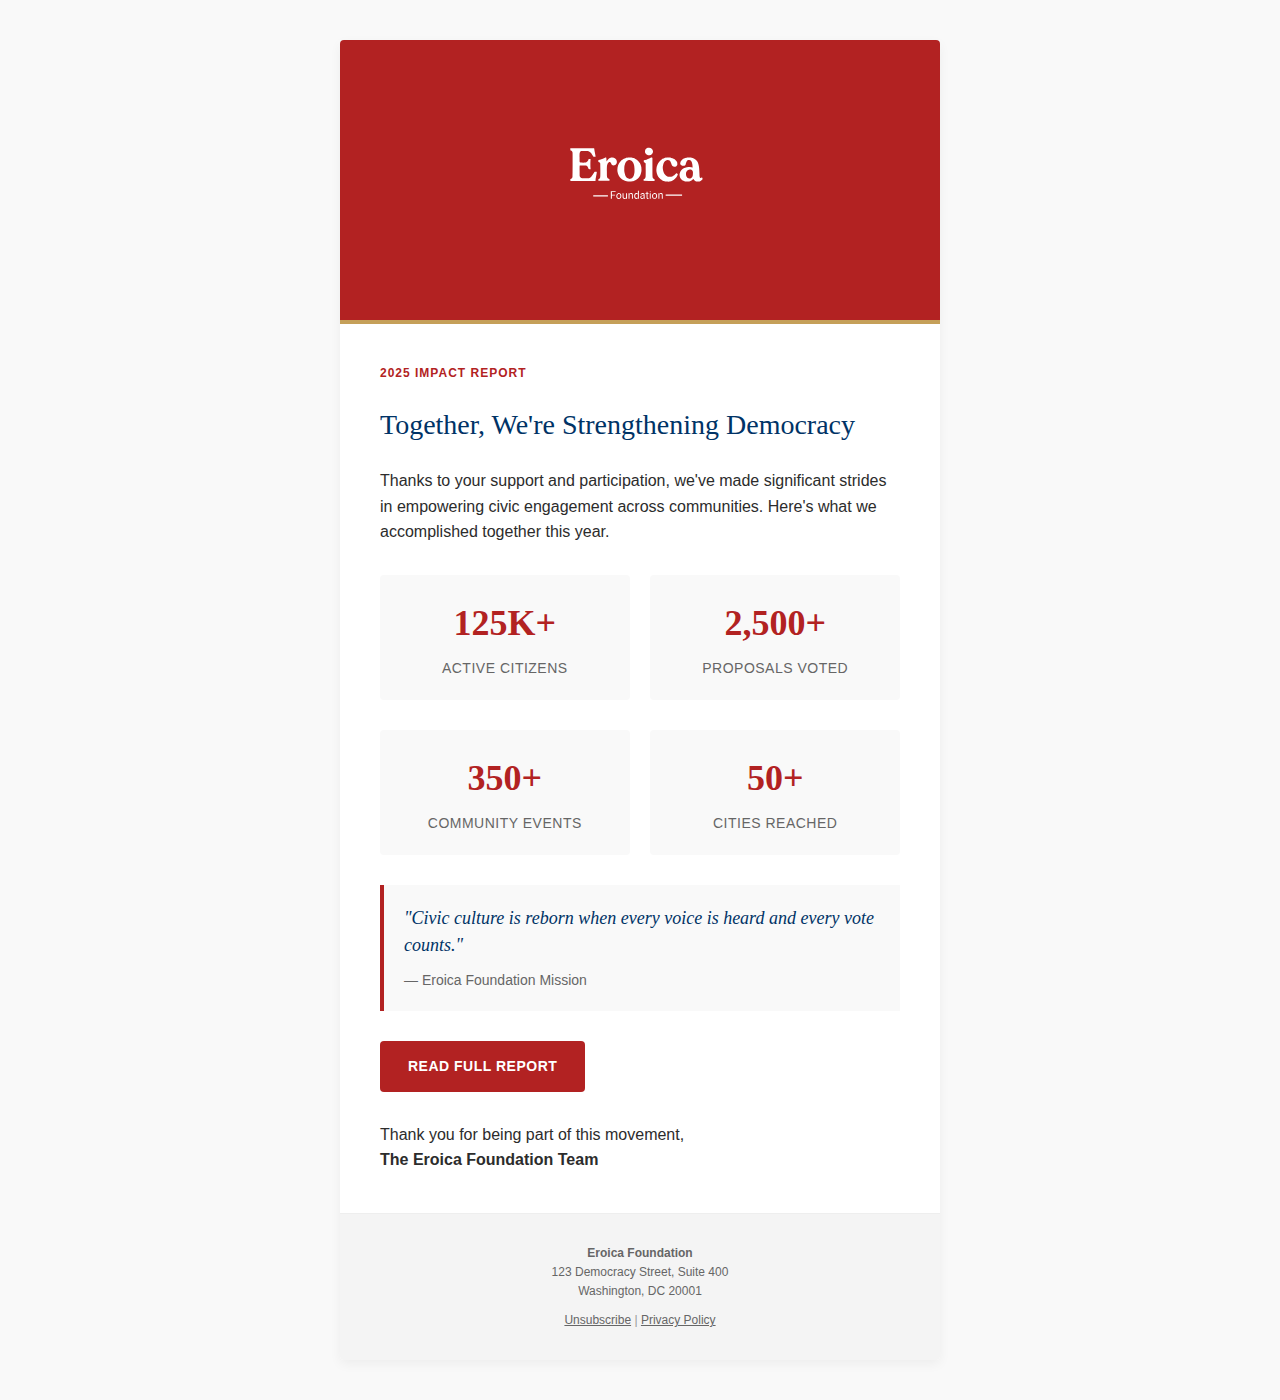
<file: brandbook/email-template-impact.html>
<!DOCTYPE html>
<html lang="en">

<head>
    <meta charset="UTF-8">
    <meta name="viewport" content="width=device-width, initial-scale=1.0">
    <title>Eroica | Impact Report</title>
    <style>
        body,
        p,
        h1,
        h2,
        h3,
        h4,
        h5,
        h6 {
            margin: 0;
            padding: 0;
        }

        body {
            font-family: 'Helvetica Neue', Helvetica, Arial, sans-serif;
            line-height: 1.6;
            color: #2C2C2C;
            background-color: #F9F9F9;
        }

        @media only screen and (max-width: 600px) {
            .container {
                width: 100% !important;
            }

            .content {
                padding: 20px !important;
            }

            h1 {
                font-size: 24px !important;
            }

            .stat-box {
                width: 100% !important;
                display: block !important;
                margin-bottom: 15px !important;
            }
        }
    </style>
</head>

<body style="margin: 0; padding: 0; background-color: #F9F9F9;">
    <table role="presentation" border="0" cellpadding="0" cellspacing="0" width="100%"
        style="background-color: #F9F9F9; padding: 40px 0;">
        <tr>
            <td align="center">
                <table role="presentation" border="0" cellpadding="0" cellspacing="0" width="600" class="container"
                    style="background-color: #FFFFFF; width: 600px; max-width: 600px; border-radius: 4px; box-shadow: 0 4px 12px rgba(0,0,0,0.05); overflow: hidden;">

                    <!-- Header -->
                    <tr>
                        <td style="background-color: #B22222; padding: 40px 40px; text-align: center;">
                            <img src="assets/mesa-logos/5-white.svg"
                                alt="Eroica Foundation" width="200" height="auto"
                                style="display: block; margin: 0 auto; border: 0;">
                        </td>
                    </tr>

                    <!-- Gold Accent -->
                    <tr>
                        <td style="background-color: #C5A059; height: 4px; font-size: 0; line-height: 0;">&nbsp;</td>
                    </tr>

                    <!-- Content -->
                    <tr>
                        <td class="content" style="padding: 40px;">
                            <p
                                style="font-family: 'Helvetica Neue', Helvetica, Arial, sans-serif; font-size: 12px; color: #B22222; text-transform: uppercase; letter-spacing: 1px; margin-bottom: 20px; font-weight: 600;">
                                2025 IMPACT REPORT</p>

                            <h1
                                style="font-family: 'Didot', 'Times New Roman', serif; font-size: 28px; color: #003366; margin-bottom: 20px; font-weight: normal;">
                                Together, We're Strengthening Democracy</h1>

                            <p
                                style="font-family: 'Helvetica Neue', Helvetica, Arial, sans-serif; font-size: 16px; color: #2C2C2C; margin-bottom: 30px; line-height: 1.6;">
                                Thanks to your support and participation, we've made significant strides in empowering
                                civic engagement across communities. Here's what we accomplished together this year.
                            </p>

                            <!-- Stats Grid -->
                            <table role="presentation" border="0" cellpadding="0" cellspacing="0" width="100%"
                                style="margin-bottom: 30px;">
                                <tr>
                                    <td class="stat-box" width="48%"
                                        style="background-color: #F9F9F9; padding: 20px; text-align: center; border-radius: 4px; vertical-align: top;">
                                        <div
                                            style="font-family: 'Didot', 'Times New Roman', serif; font-size: 36px; color: #B22222; font-weight: bold; margin-bottom: 5px;">
                                            125K+</div>
                                        <div
                                            style="font-family: 'Helvetica Neue', Helvetica, Arial, sans-serif; font-size: 14px; color: #666666; text-transform: uppercase; letter-spacing: 0.5px;">
                                            Active Citizens</div>
                                    </td>
                                    <td width="4%"></td>
                                    <td class="stat-box" width="48%"
                                        style="background-color: #F9F9F9; padding: 20px; text-align: center; border-radius: 4px; vertical-align: top;">
                                        <div
                                            style="font-family: 'Didot', 'Times New Roman', serif; font-size: 36px; color: #B22222; font-weight: bold; margin-bottom: 5px;">
                                            2,500+</div>
                                        <div
                                            style="font-family: 'Helvetica Neue', Helvetica, Arial, sans-serif; font-size: 14px; color: #666666; text-transform: uppercase; letter-spacing: 0.5px;">
                                            Proposals Voted</div>
                                    </td>
                                </tr>
                            </table>

                            <table role="presentation" border="0" cellpadding="0" cellspacing="0" width="100%"
                                style="margin-bottom: 30px;">
                                <tr>
                                    <td class="stat-box" width="48%"
                                        style="background-color: #F9F9F9; padding: 20px; text-align: center; border-radius: 4px; vertical-align: top;">
                                        <div
                                            style="font-family: 'Didot', 'Times New Roman', serif; font-size: 36px; color: #B22222; font-weight: bold; margin-bottom: 5px;">
                                            350+</div>
                                        <div
                                            style="font-family: 'Helvetica Neue', Helvetica, Arial, sans-serif; font-size: 14px; color: #666666; text-transform: uppercase; letter-spacing: 0.5px;">
                                            Community Events</div>
                                    </td>
                                    <td width="4%"></td>
                                    <td class="stat-box" width="48%"
                                        style="background-color: #F9F9F9; padding: 20px; text-align: center; border-radius: 4px; vertical-align: top;">
                                        <div
                                            style="font-family: 'Didot', 'Times New Roman', serif; font-size: 36px; color: #B22222; font-weight: bold; margin-bottom: 5px;">
                                            50+</div>
                                        <div
                                            style="font-family: 'Helvetica Neue', Helvetica, Arial, sans-serif; font-size: 14px; color: #666666; text-transform: uppercase; letter-spacing: 0.5px;">
                                            Cities Reached</div>
                                    </td>
                                </tr>
                            </table>

                            <!-- Quote -->
                            <table role="presentation" border="0" cellpadding="0" cellspacing="0" width="100%"
                                style="background-color: #F9F9F9; border-left: 4px solid #B22222; padding: 20px; margin-bottom: 30px;">
                                <tr>
                                    <td>
                                        <p
                                            style="font-family: 'Didot', 'Times New Roman', serif; font-size: 18px; color: #003366; margin-bottom: 10px; line-height: 1.5; font-style: italic;">
                                            "Civic culture is reborn when every voice is heard and every vote counts."
                                        </p>
                                        <p
                                            style="font-family: 'Helvetica Neue', Helvetica, Arial, sans-serif; font-size: 14px; color: #666666; margin-bottom: 0;">
                                            — Eroica Foundation Mission
                                        </p>
                                    </td>
                                </tr>
                            </table>

                            <!-- CTA Button -->
                            <table role="presentation" border="0" cellpadding="0" cellspacing="0"
                                style="margin-bottom: 30px;">
                                <tr>
                                    <td align="center" bgcolor="#B22222" style="border-radius: 4px;">
                                        <a href="#" target="_blank"
                                            style="font-family: 'Helvetica Neue', Helvetica, Arial, sans-serif; font-size: 14px; font-weight: bold; color: #FFFFFF; text-decoration: none; padding: 14px 28px; display: inline-block; border-radius: 4px; text-transform: uppercase; letter-spacing: 0.5px;">
                                            Read Full Report
                                        </a>
                                    </td>
                                </tr>
                            </table>

                            <p
                                style="font-family: 'Helvetica Neue', Helvetica, Arial, sans-serif; font-size: 16px; color: #2C2C2C; margin-bottom: 0; line-height: 1.6;">
                                Thank you for being part of this movement,<br>
                                <strong>The Eroica Foundation Team</strong>
                            </p>
                        </td>
                    </tr>

                    <!-- Footer -->
                    <tr>
                        <td
                            style="background-color: #F4F4F4; padding: 30px 40px; text-align: center; border-top: 1px solid #EEEEEE;">
                            <p
                                style="font-family: 'Helvetica Neue', Helvetica, Arial, sans-serif; font-size: 12px; color: #666666; margin-bottom: 10px;">
                                <strong>Eroica Foundation</strong><br>
                                123 Democracy Street, Suite 400<br>
                                Washington, DC 20001
                            </p>
                            <p
                                style="font-family: 'Helvetica Neue', Helvetica, Arial, sans-serif; font-size: 12px; color: #999999; margin-bottom: 0;">
                                <a href="#" style="color: #666666; text-decoration: underline;">Unsubscribe</a> | <a
                                    href="#" style="color: #666666; text-decoration: underline;">Privacy Policy</a>
                            </p>
                        </td>
                    </tr>
                </table>
            </td>
        </tr>
    </table>
</body>

</html>
</file>
